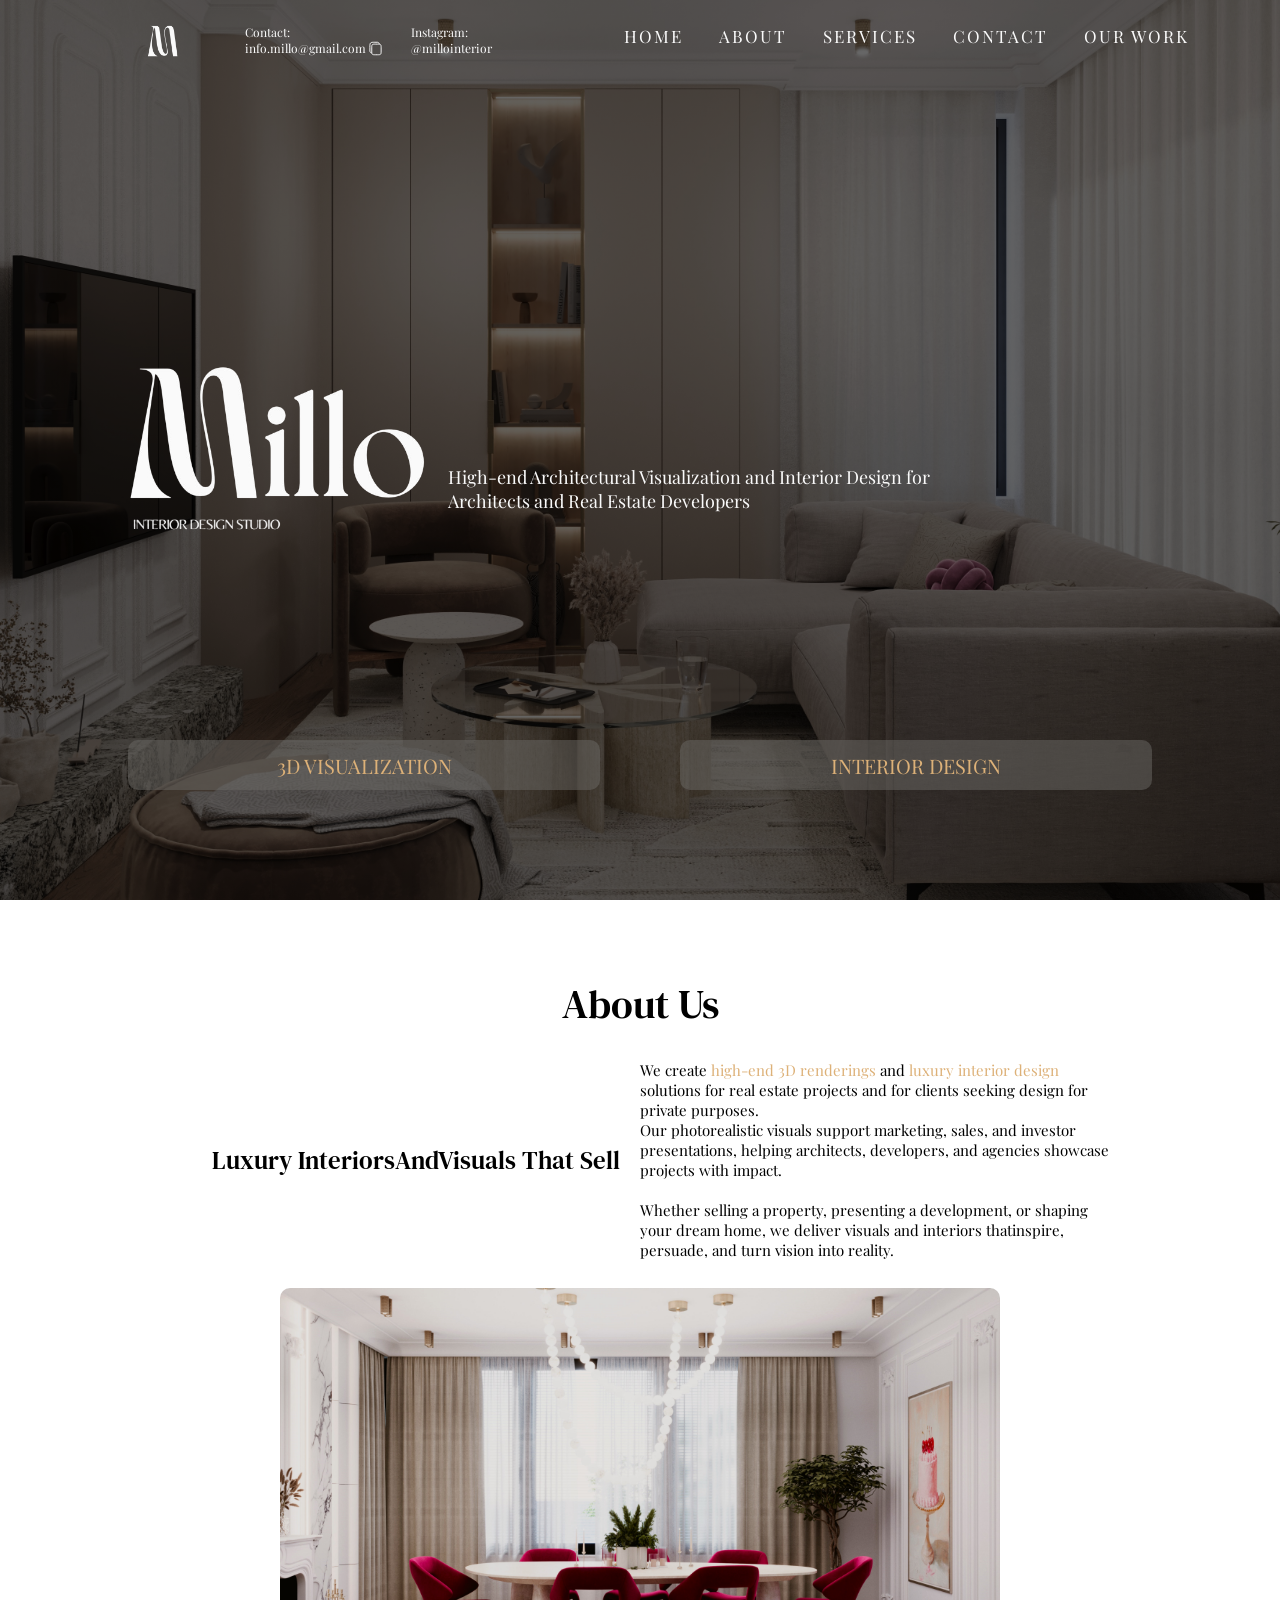
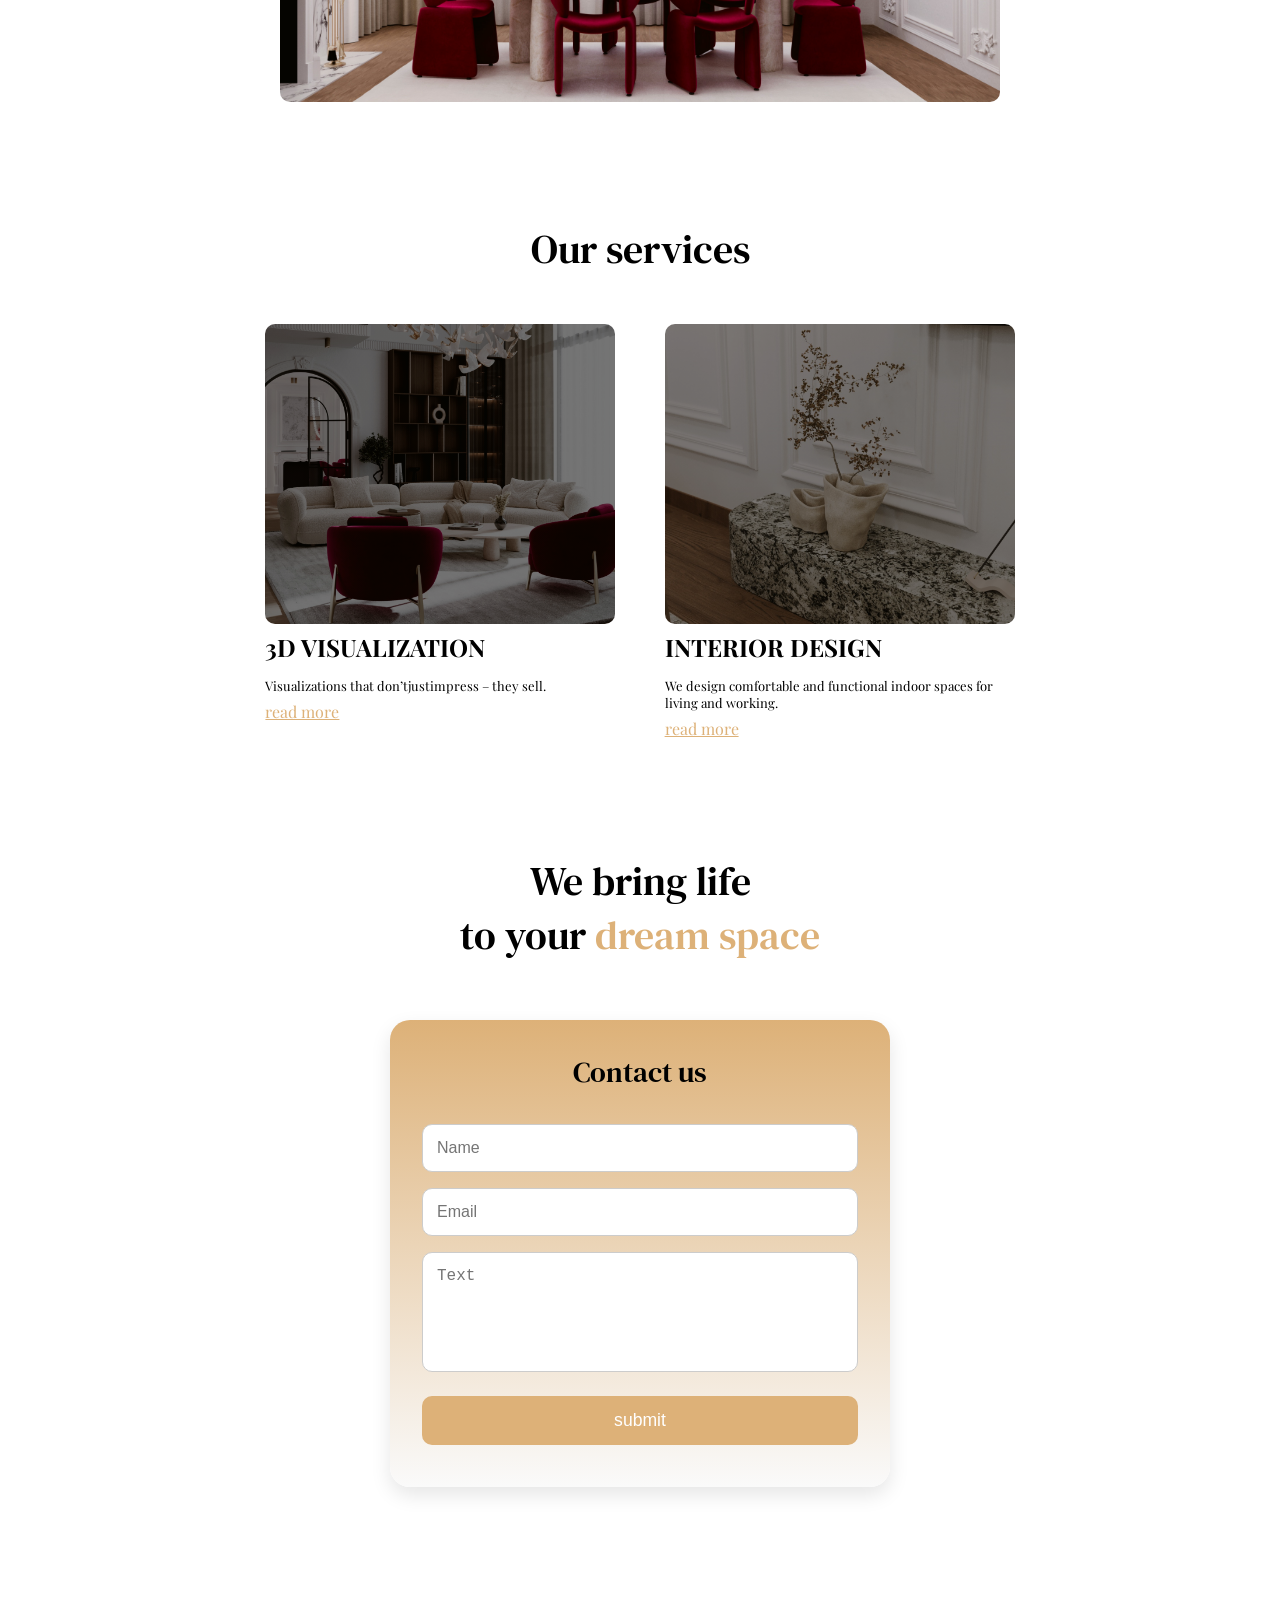
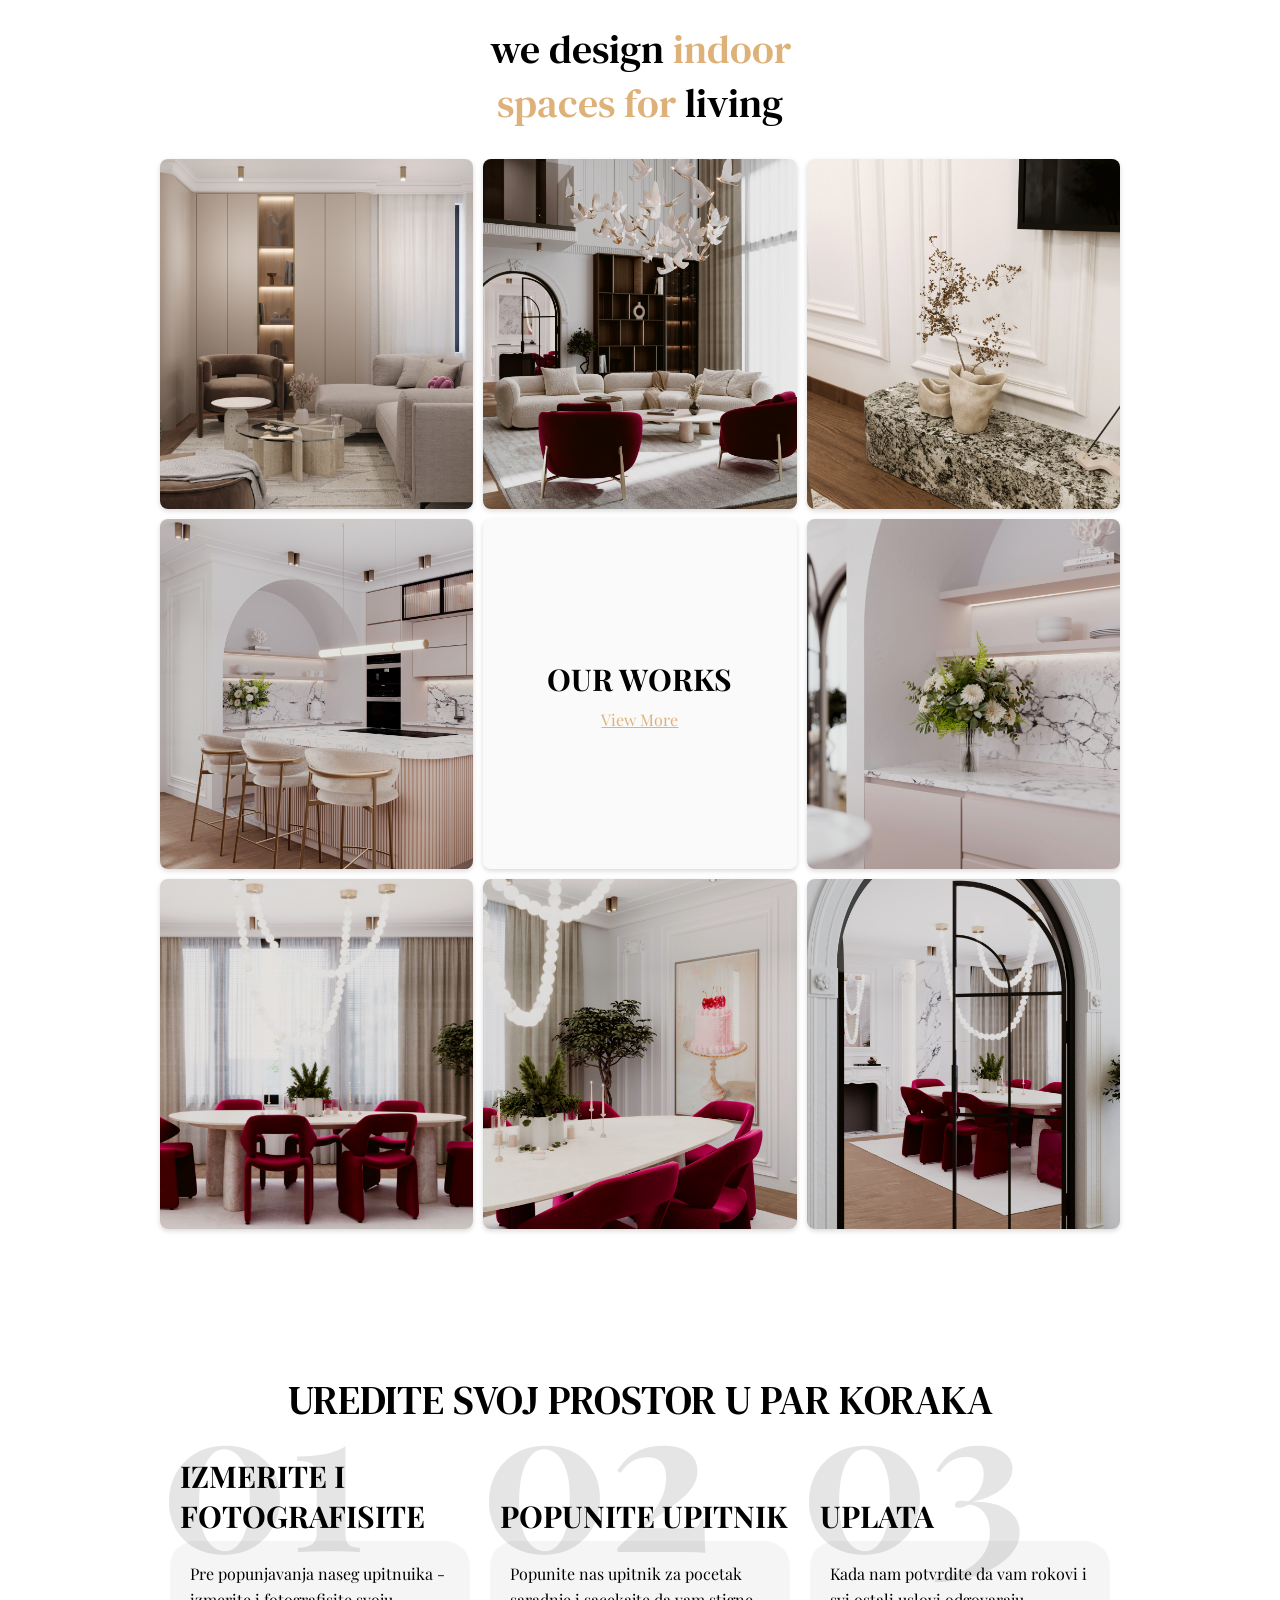
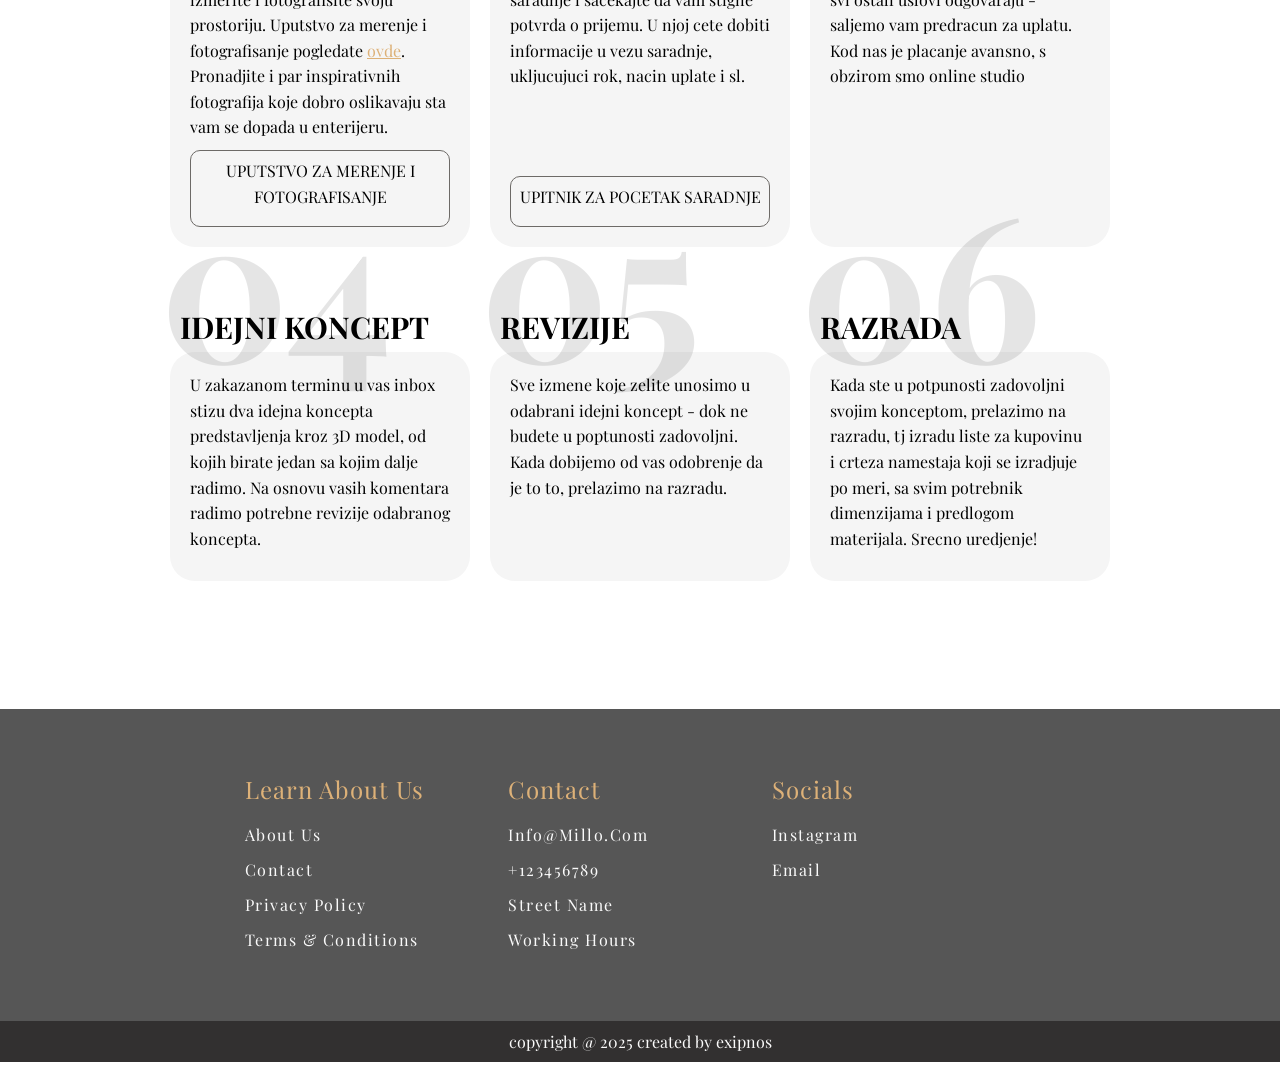
<file: index.html>
<!DOCTYPE html>
<html lang="en">
<head>
    <meta charset="UTF-8">
    <meta name="viewport" content="width=device-width, initial-scale=1.0">
    <title>Millo</title>
    <link rel="stylesheet" href="style.css">
</head>
<body>
    <section class="homepg" id="HOME">
        <div class="navbar">
            <div class="logo">
                <a href="#HOME" class="link-no-decoration"><img src="img/M.png" alt="Millo Logo"></a>
            </div>
            <div class="social-media">
                <div class="s-box">
                    <p>Contact: <br><a href="mailto:info.millo@gmail.com"><span class="lower-case">info.millo@gmail.com</span></a></p>
                </div>
                <img src="img/copy-beli.svg" id="copyEmail" alt="Copy Email" title="Copy Email">
                <div class="s-box">
                    <p>Instagram: <br><a href="#"><span class="lower-case">@millointerior</span></a><span class="hidden">---------</span></p>
                </div>
            </div>
            <nav class="navbar-items h-class">
                <ul class="nav v-class">
                    <li><a href="#HOME">HOME</a></li>
                    <li><a href="#ABOUT">ABOUT</a></li>
                    <li><a href="#SERVICES">SERVICES</a></li>
                    <li><a href="#CONTACT">CONTACT</a></li>
                    <li><a href="#OUR_WORK">OUR WORK</a></li>
                </ul>
            </nav>
            <div class="burger"><a href="#">&#9776</a></div>
        </div>
        <div class="content">
            <div class="c-box">
                <img src="img/Millo.png">
            </div>
            <div class="c-box">
                <p>High-end Architectural Visualization and Interior Design for<br> Architects and Real Estate Developers</p>
            </div>
        </div>
        <div class="content-buttons">
            <div class="button-box">
                <p class="capitalised">3d Visualization</p>
            </div>
            <div class="button-box">
                <p class="capitalised">Interior Design</p>
            </div>
        </div>
    </section>
    <!-- -----ABOUT US----- -->
    <section class="sec" id="ABOUT">
        <h1 class="heading">About Us</h1>
        <div class="sub_heading">
            <h1 class="heading">Luxury InteriorsAndVisuals That Sell</h1>
            <p>We create <span class="color-orange">high-end 3D renderings</span> and <span class="color-orange">luxury interior design</span> solutions for real estate projects
                and for clients seeking design for private purposes.
                <br>Our photorealistic visuals support marketing, sales, and investor presentations, helping
                    architects, developers, and agencies showcase projects with impact. 
                <br><br>
                Whether selling a property, presenting a development, or shaping your dream home, we deliver
                visuals and interiors thatinspire, persuade, and turn vision into reality.
            </p>
        </div>
        <div class="box">
            <img src="img/Trpezarija1.jpg">
        </div>
    </section>
    <!-- -----SERVICES----- -->
    <section class="sec" id="SERVICES">
        <h1 class="heading">Our services</h1>
        <div class="service_box">
            <div class="boxes">
                <div class="boxes-img d3"></div>
                <h1 class="capitalised">3D VISUALIZATION</h1>
                <p>Visualizations that don’tjustimpress – they sell.</p>
                <a href="">read more</a>
            </div>
            <div class="boxes">
                <div class="boxes-img idesign"></div>
                <h1 class="capitalised">interior design</h1>
                <p>We design comfortable and functional indoor spaces for
                living and working.</p>
                <a href="">read more</a>
            </div>
        </div>
    </section>
    <!-- -----CONTACT US----- -->
    <section class="sec" id="CONTACT">
        <h1 class="heading">We bring life <br>to your <span>dream space</span></h1>
        <div class="contact-sec">
            <div class="contact_box">
                <h2 class="heading">Contact us</h2>
                <form action="https://api.web3forms.com/submit" method="POST">
                    <input type="hidden" name="access_key" value="">
                    <input type="hidden" name="redirect" value="#">

                    <input type="text" name="name" placeholder="Name" required>
                    <input type="email" name="email" placeholder="Email" required>
                    <textarea name="text" id="" placeholder="Text" rows="5"></textarea>
                    <input type="checkbox" name="botcheck" class="hidden" style="display: none;">
                    
                    <button type="submit" class="btn btn2">submit</button>
                </form>
                <p id="formStatus" class="form-status"></p>
            </div>
        </div>
    </section>
    <!-- -----OUR WORKS----- -->
    <section class="sec" id="OUR_WORK">
        <h1 class="heading">we design <span>indoor <br>spaces for</span> living</h1>
        <div class="gallery-container">
            <div class="image"><img src="img/Dnevna1.jpg" alt=""></div>
            <div class="image"><img src="img/Dnevna2.jpg" alt=""></div>
            <div class="image"><img src="img/Dnevna3.jpg" alt=""></div>
            <div class="image"><img src="img/Kuhinja1.jpeg" alt=""></div>
            <div class="image"><img src="img/Kuhinja2.jpg" alt=""></div>
            <div class="image"><img src="img/Trpezarija1.jpg" alt=""></div>
            <div class="image"><img src="img/Trpezarija2.jpg" alt=""></div>
            <div class="image"><img src="img/Trpezarija4.jpg" alt=""></div>
            <div class="gall">
                <h1>OUR WORKS</h1>
                <p><a href="#">View More</a></p>
            </div>
        </div>
    </section>
    <!-- STEPS -->
    <section class="sec" id="STEPS">
        <h1 class="heading capitalised">uredite svoj prostor u par koraka</h1>
        <div class="steps-container">
            <div class="steps-item-h2">
                <div class="steps-number steps-first-row">
                    01
                </div>
                <h2 class="capitalised">izmerite i fotografisite</h2>
            </div>
            <div class="steps-item-h2">
                <div class="steps-number steps-first-row">
                    02
                </div>
                <h2 class="capitalised">popunite upitnik</h2>
            </div>
            <div class="steps-item-h2">
                <div class="steps-number steps-first-row">
                    03
                </div>
                <h2 class="capitalised">uplata</h2>
            </div>
            <div class="steps-item">
                <p>
                    Pre popunjavanja naseg upitnuika - izmerite i fotografisite
                    svoju prostoriju. Uputstvo za merenje i fotografisanje pogledate 
                    <a href="#">ovde</a>. Pronadjite i par inspirativnih fotografija 
                    koje dobro oslikavaju sta vam se dopada u enterijeru.
                </p>
                <div class="btn-steps steps-bottom-item">
                    <p class="capitalised">Uputstvo za merenje i fotografisanje</p>
                </div>
            </div>
            
            <div class="steps-item">
                <p>
                    Popunite nas upitnik za pocetak saradnje i sacekajte da vam stigne
                    potvrda o prijemu. U njoj cete dobiti informacije u vezu saradnje,
                    ukljucujuci rok, nacin uplate i sl.
                </p>
                <div class="btn-steps steps-bottom-item">
                    <p class="capitalised">upitnik za pocetak saradnje</p>
                </div>
            </div>
           
            <div class="steps-item">
                <p>
                    Kada nam potvrdite da vam rokovi i svi ostali uslovi odgovaraju -
                    saljemo vam predracun za uplatu. Kod nas je placanje avansno, s 
                    obzirom smo online studio
                </p>
            </div>
            <div class="steps-item-h2">
                <div class="steps-number steps-secomd-row">
                    04
                </div>
                <h2 class="capitalised">idejni koncept</h2>
            </div>
            <div class="steps-item-h2">
                <div class="steps-number steps-secomd-row">
                    05
                </div>
                <h2 class="capitalised">revizije</h2>
            </div>
            <div class="steps-item-h2">
                <div class="steps-number steps-secomd-row">
                    06
                </div>
                <h2 class="capitalised">razrada</h2>
            </div>
            <div class="steps-item">
                <p>
                    U zakazanom terminu u vas inbox stizu dva idejna koncepta
                    predstavljenja kroz 3D model, od kojih birate jedan sa kojim
                    dalje radimo. Na osnovu vasih komentara radimo potrebne 
                    revizije odabranog koncepta.
                </p>
            </div>
            
            <div class="steps-item">
                <p>
                    Sve izmene koje zelite unosimo u odabrani idejni koncept - 
                    dok ne budete u poptunosti zadovoljni. Kada dobijemo od vas
                    odobrenje da je to to, prelazimo na razradu.
                </p>
            </div>
            
            <div class="steps-item">
                <p>
                    Kada ste u potpunosti zadovoljni svojim konceptom, prelazimo
                    na razradu, tj izradu liste za kupovinu i crteza namestaja koji 
                    se izradjuje po meri, sa svim potrebnik dimenzijama i predlogom
                    materijala. Srecno uredjenje!
                </p>
            </div>
        </div>
    </section>

    <!-- -----FOOTER----- -->
    <section>
        <div class="footer first-letter">
            <div class="f-box">
                <h2>learn about us</h2>
                <li>about us</li>
                <li>contact</li>
                <li>privacy policy</li>
                <li>terms & conditions</li>
            </div>
            <div class="f-box">
                <h2>contact</h2>
                <li>info@millo.com</li>
                <li>+123456789</li>
                <li>Street Name</li>
                <li>Working Hours</li>
            </div>
            <div class="f-box">
                <h2>Socials</h2>
                <li>instagram</li>
                <li>email</li>
            </div>
        </div>
    </section>
    <footer>copyright @ 2025 created by exipnos</footer>
    <script src="index.js"></script>
</body>

</html>
</file>
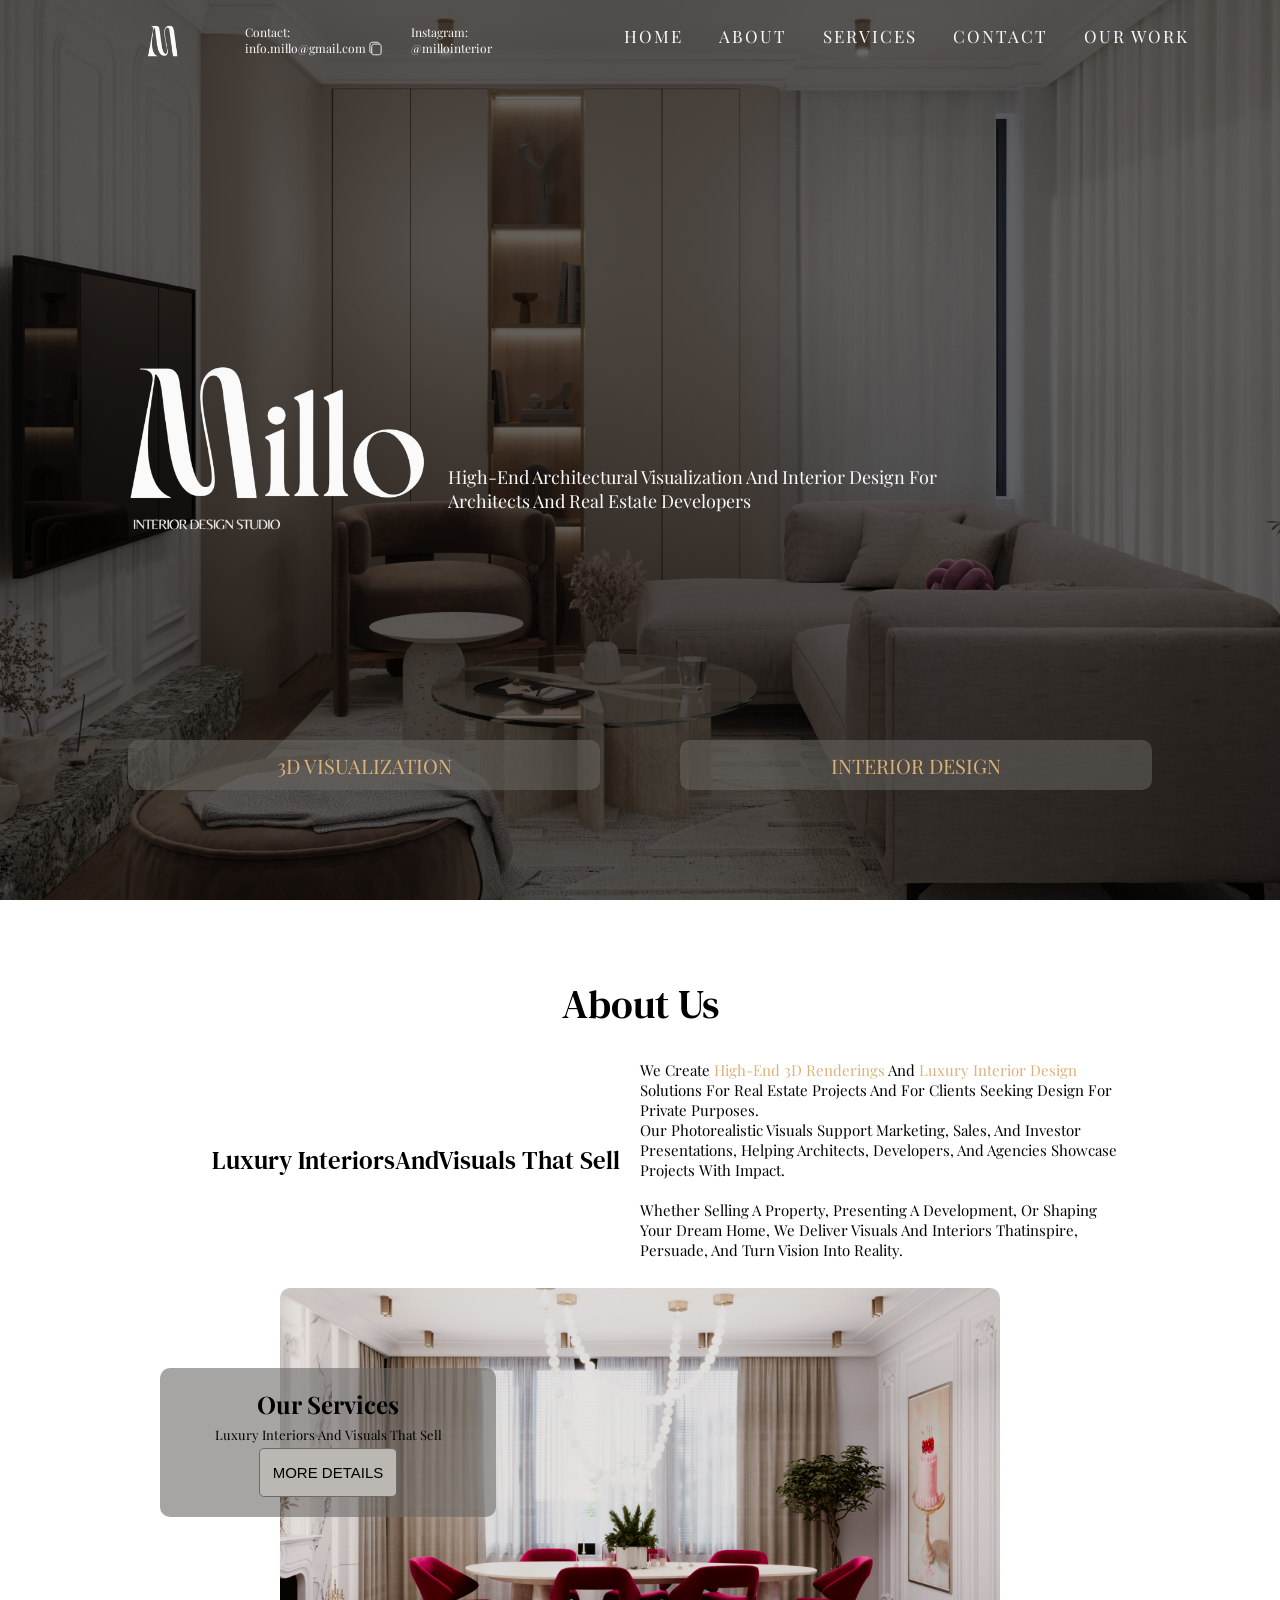
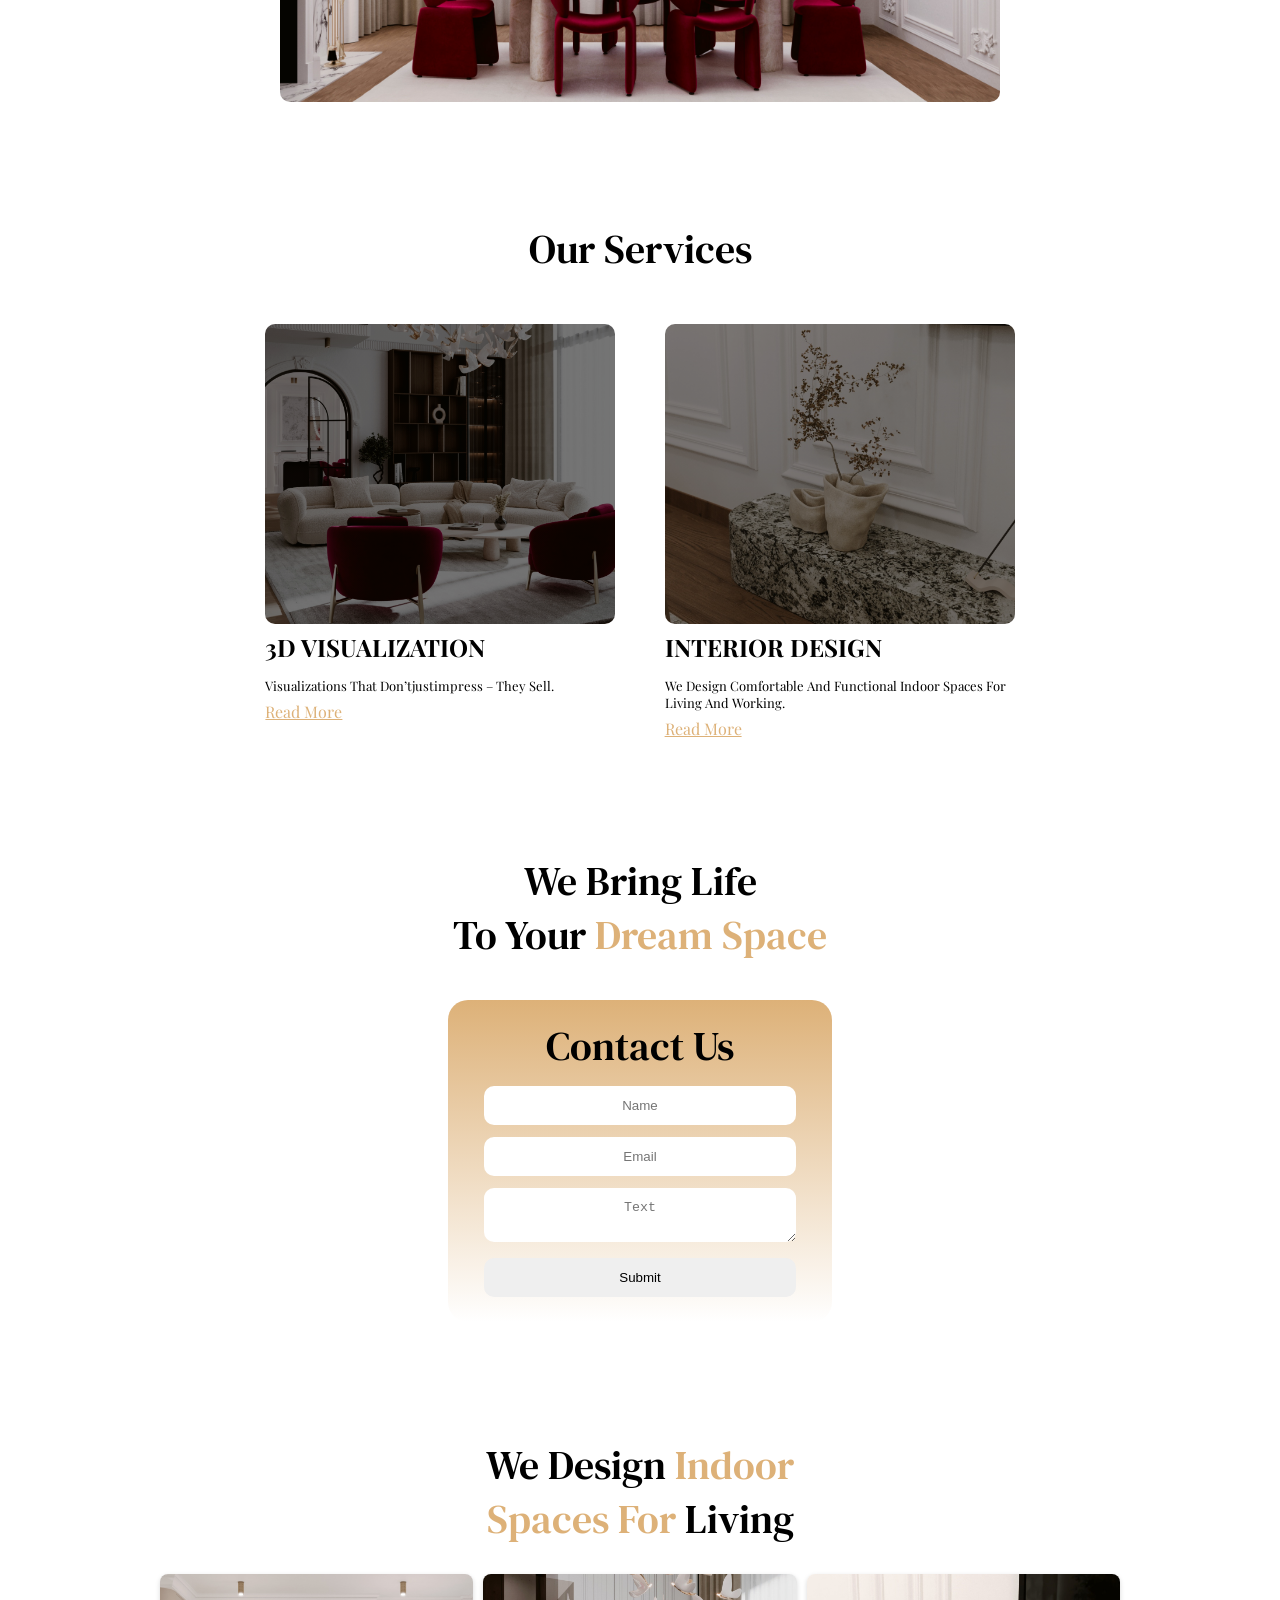
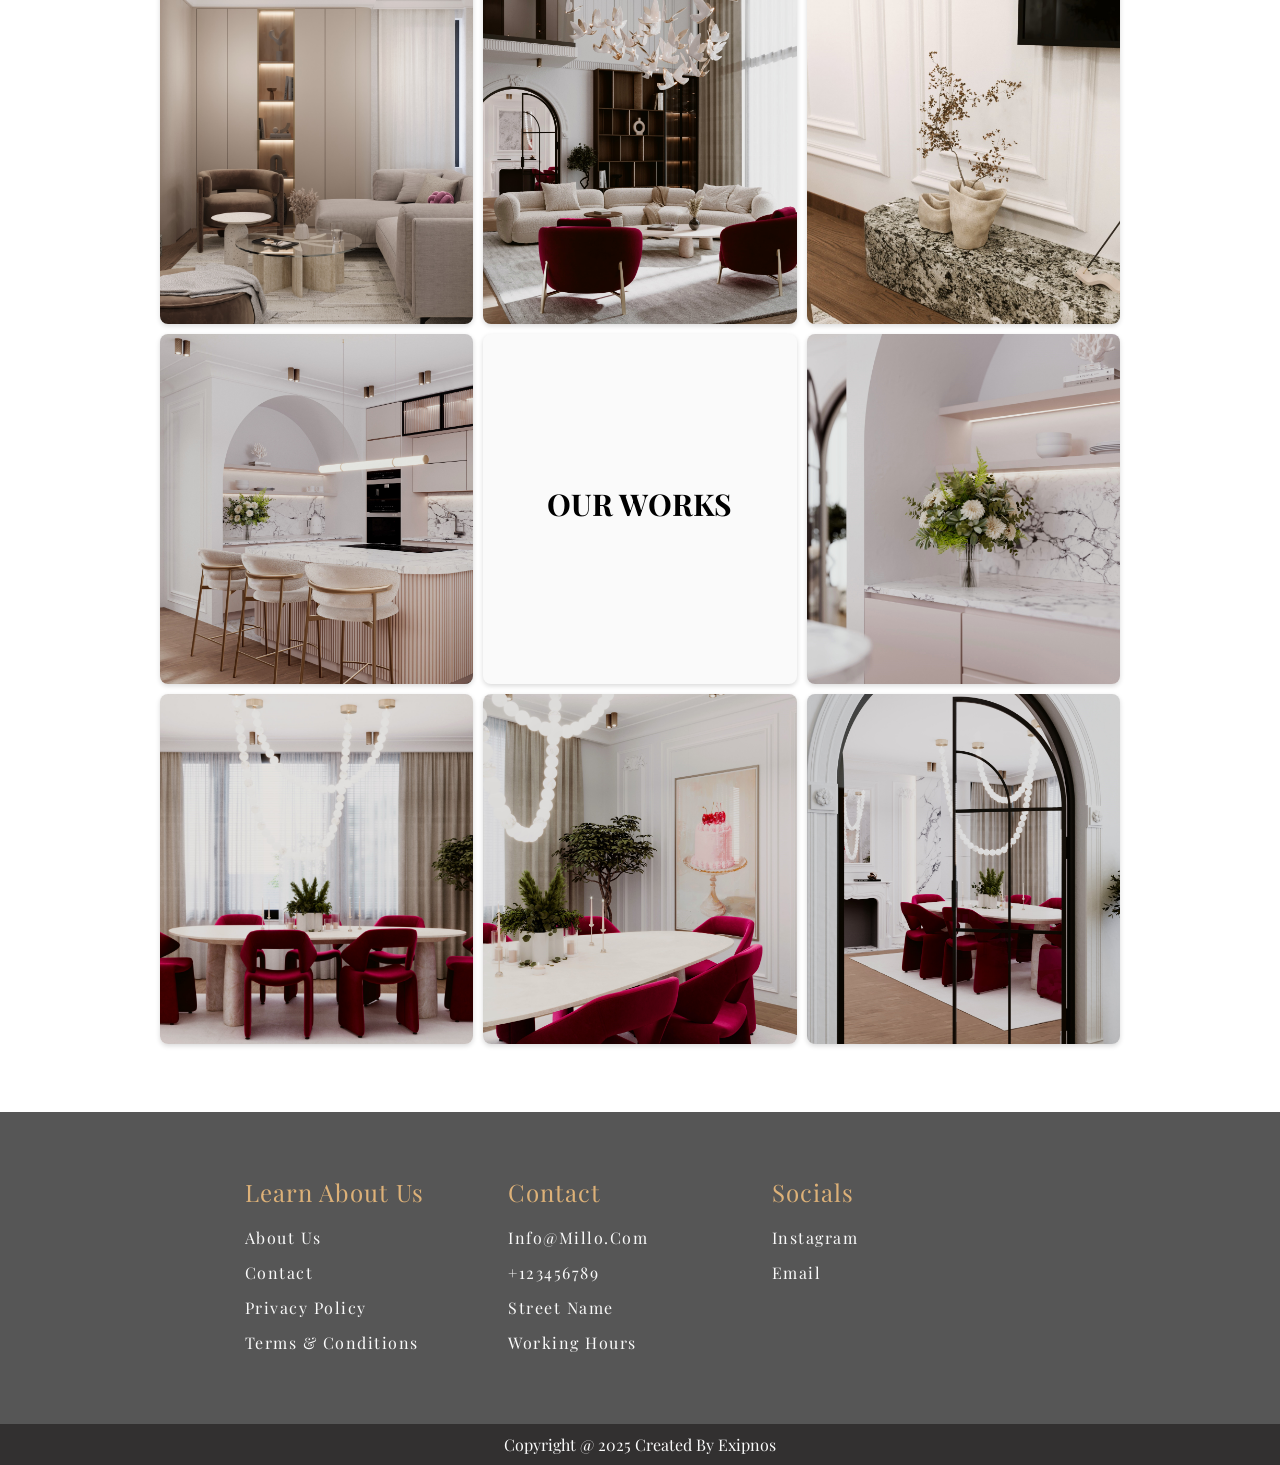
<file: Millo/index.html>
<!DOCTYPE html>
<html lang="en">
<head>
    <meta charset="UTF-8">
    <meta name="viewport" content="width=device-width, initial-scale=1.0">
    <title>Millo</title>
    <link rel="stylesheet" href="style.css">
</head>
<body>
    <section class="homepg" id="HOME">
        <div class="navbar">
            <div class="logo">
                <a href="#HOME" class="link-no-decoration"><img src="img/M.png" alt="Millo Logo"></a>
            </div>
            <div class="social-media">
                <div class="s-box">
                    <p>Contact: <br><a href="mailto:info.millo@gmail.com"><span class="lower-case">info.millo@gmail.com</span></a></p>
                </div>
                <img src="img/copy-beli.svg" id="copyEmail" alt="Copy Email" title="Copy Email">
                <div class="s-box">
                    <p>Instagram: <br><a href="#"><span class="lower-case">@millointerior</span></a><span class="hidden">---------</span></p>
                </div>
            </div>
            <nav class="navbar-items h-class">
                <ul class="nav v-class">
                    <li><a href="#HOME">HOME</a></li>
                    <li><a href="#ABOUT">ABOUT</a></li>
                    <li><a href="#SERVICES">SERVICES</a></li>
                    <li><a href="#CONTACT">CONTACT</a></li>
                    <li><a href="#OUR_WORK">OUR WORK</a></li>
                </ul>
            </nav>
            <div class="burger"><a href="#">&#9776</a></div>
        </div>
        <div class="content">
            <div class="c-box">
                <img src="img/Millo.png">
            </div>
            <div class="c-box">
                <p>High-end Architectural Visualization and Interior Design for<br> Architects and Real Estate Developers</p>
            </div>
        </div>
        <div class="content-buttons">
            <div class="button-box">
                <p class="capitalised">3d Visualization</p>
            </div>
            <div class="button-box">
                <p class="capitalised">Interior Design</p>
            </div>
        </div>
    </section>
    <!-- -----ABOUT US----- -->
    <section class="sec" id="ABOUT">
        <h1 class="heading">About Us</h1>
        <div class="sub_heading">
            <h1 class="heading">Luxury InteriorsAndVisuals That Sell</h1>
            <p>We create <span class="color-orange">high-end 3D renderings</span> and <span class="color-orange">luxury interior design</span> solutions for real estate projects
                and for clients seeking design for private purposes.
                <br>Our photorealistic visuals support marketing, sales, and investor presentations, helping
                    architects, developers, and agencies showcase projects with impact. 
                <br><br>
                Whether selling a property, presenting a development, or shaping your dream home, we deliver
                visuals and interiors thatinspire, persuade, and turn vision into reality.
            </p>
        </div>
        <div class="box">
            <div class="A_box">
                <h1>Our services</h1>
                <p>Luxury interiors and visuals that sell</p>
                <button class="btn btn1">MORE DETAILS</button>
            </div>
            <img src="img/Trpezarija1.jpg">
        </div>
    </section>
    <!-- -----SERVICES----- -->
    <section class="sec" id="SERVICES">
        <h1 class="heading">Our services</h1>
        <div class="service_box">
            <div class="boxes">
                <div class="boxes-img d3"></div>
                <h1 class="capitalised">3D VISUALIZATION</h1>
                <p>Visualizations that don’tjustimpress – they sell.</p>
                <a href="">read more</a>
            </div>
            <div class="boxes">
                <div class="boxes-img idesign"></div>
                <h1 class="capitalised">interior design</h1>
                <p>We design comfortable and functional indoor spaces for
                living and working.</p>
                <a href="">read more</a>
            </div>
        </div>
    </section>
    <!-- -----CONTACT US----- -->
    <section class="sec" id="CONTACT">
        <h1 class="heading">we bring life <br>to your <span>dream space</span></h1>
        <div class="contact-sec">
            <div class="contact_box">
                <h2 class="heading">contact us</h2>
                <input type="text" name="text" placeholder="name">
                <input type="email" name="email" placeholder="email">
                <textarea name="text" id="" placeholder="text"></textarea>
                <button class="btn btn2">submit</button>
            </div>
        </div>
    </section>
    <!-- -----BLOG----- -->
    <section class="sec" id="OUR_WORK">
        <h1 class="heading">we design <span>indoor <br>spaces for</span> living</h1>
        <div class="gallery-container">
            <div class="image"><img src="img/Dnevna1.jpg" alt=""></div>
            <div class="image"><img src="img/Dnevna2.jpg" alt=""></div>
            <div class="image"><img src="img/Dnevna3.jpg" alt=""></div>
            <div class="image"><img src="img/Kuhinja1.jpeg" alt=""></div>
            <div class="image"><img src="img/Kuhinja2.jpg" alt=""></div>
            <div class="image"><img src="img/Trpezarija1.jpg" alt=""></div>
            <div class="image"><img src="img/Trpezarija2.jpg" alt=""></div>
            <div class="image"><img src="img/Trpezarija4.jpg" alt=""></div>
            <div class="gall">
                <h1>OUR WORKS</h1>
            </div>
        </div>
    </section>
    <!-- -----FOOTER----- -->
    <section>
        <div class="footer">
            <div class="f-box">
                <h2>learn about us</h2>
                <li>about us</li>
                <li>contact</li>
                <li>privacy policy</li>
                <li>terms & conditions</li>
            </div>
            <div class="f-box">
                <h2>contact</h2>
                <li>info@millo.com</li>
                <li>+123456789</li>
                <li>Street Name</li>
                <li>Working Hours</li>
            </div>
            <div class="f-box">
                <h2>Socials</h2>
                <li>instagram</li>
                <li>email</li>
            </div>
        </div>
    </section>
    <footer>copyright @ 2025 created by exipnos</footer>
    <script src="index.js"></script>
</body>
</html>
</file>
<file: style.css>
@import url('https://fonts.googleapis.com/css2?family=DM+Serif+Text:ital@0;1&family=Mulish:ital,wght@0,200..1000;1,200..1000&family=Playfair+Display:ital,wght@0,400..900;1,400..900&display=swap');

*{
    box-sizing: border-box;
    margin: 0;
    padding: 0;
    transition: all 0.5s linear;
}

body{
    font-family: "Playfair Display", serif;
}

::selection {
  background-color: #ddb178; 
  color: #fafafa;           
}


.lower-case{
    text-transform: lowercase;
}

.color-orange{
    color: #ddb178;
}

.capitalised{
    text-transform: uppercase;
}

.first-letter{
    text-transform: capitalize;
}

.hidden{
    visibility: hidden;
}

.link-no-decoration{
    text-decoration: none;
}

.link-no-decoration:hover{
    text-decoration: none;
    color: #ddb178;
}

.homepg{
    height: 100vh;
    width: 100%;
    background: linear-gradient(rgba(0,0,0,0.6), rgba(0,0,0,0.6)), url(img/Dnevna1.jpg);
    background-position: center;
    background-repeat: no-repeat;
    background-size: cover;
    position: relative;
}

.logo{
    margin-top: 10px;
    margin-left: 10%;
}

.logo img{
    width: 70px;
    height: 70px;
}

.navbar{
    display: flex;
    text-align: center;
    position: fixed;
    width: 100%;
    background-color: transparent;
    transition: background-color 0.5s;
    transition: top 0.5s ease;
    z-index: 3;
    top: 0;
}

.navbar.scrolled{
    top: 0;
    background-color: rgba(0, 0, 0, 0.85);
}

.social-media{
    margin-left: 20px;
    margin-top: 24px;
    display: flex;
    font-size: 12px;
    transition: all 0.3s ease;
}

.social-media.mobile-visible {
    display: block;
    margin-top: 20px; /* optional spacing */
}

.s-box{
    color: #fafafa;
    text-align: left;
    margin-left: 10%;
    flex-basis: 15%;
}

.social-media img{
    width: 15px;
    height: 15px;
    margin-top: 17px;
    margin-left: 2px;
}

.s-box a{
    color: #fafafa;
    text-decoration: none;
}

.s-box a:hover{
    color: #ddb178;
}

#copyEmail {
    cursor: pointer;
    transition: transform 0.2s;
}
#copyEmail:hover {
    transform: scale(1.2);
    opacity: 0.5;
}

.navbar-items{
    flex: 1;
    text-align: right;
    margin-top: 25px;
}

.navbar-items ul{
    padding-right: 20px;
    margin-right: 7%;
}

.navbar-items ul li{
    list-style: none;
    display: inline-block;
}

.navbar-items ul li a{
    color: #fafafa;
    padding: 0 16px;
    text-decoration: none;
    font-size: 17px;
    font-weight: 400;
    letter-spacing: 2px;
}

.navbar-items ul li a:hover{
    color: #ddb178;
}

.burger{
    display: none;
}

/* ------CONTENT------ */
.content{
    width: 80%;
    top: 50%;
    left: 50%;
    transform: translate(-50%, -50%);
    position: absolute;
    color: #fafafa;
    display: flex;
    justify-content: flex-start;
    align-items: flex-end;
}

.content .c-box:nth-child(1) {
    width: 300px; /* Match image width */
    flex: none;   /* Prevent flex from overriding width */
}

.c-box{
    flex: 1;
    display: flex;
    flex-direction: column;
    justify-content: center;
}

.c-box p{
    font-size: 18px;
    margin-left: 20px;
    margin-bottom: 12%;
}

.c-box img{
    height: 300px;
    width: 300px;
}

.heading{
    font-size: 40px;
    font-family: "DM Serif Text", serif;   
    font-weight: 400;
}

.heading span{
    color: #ddb178;
}

.para{
    font-size: 12px;
    padding: 16px 0;
    font-weight: 100;
}

.btn:hover{
    color: #fafafa;
    font-weight: 500;
    background-color: #6d6a67;
    transition: 1s;
}

.navbar.scrolled{
    background-color: #181818;
    box-shadow: 0 2px 5px rgba(0,0,0,0.2);
}

.content-buttons{
    width: 80%;
    top: 85%;
    left: 50%;
    transform: translate(-50%, -50%);
    position: absolute;
    color: #fafafa;
    display: flex;
    justify-content: center;
    gap: 80px;
}

.button-box{
    display: flex;
    justify-content: center;
    align-items: center;
    appearance: none;
    box-shadow: none;
    background-color: rgba(109, 106, 103, 0.5);
    color: #ddb178;
    border-radius: 10px;
    width: 580px;
    height: 50px;
    font-size: 20px;
    cursor: pointer;
}

.button-box:hover{
    background-color: #6d6a67;
    color: #fafafa;
    font-weight: 500;
    transform: scale(1.08);
}


/* -----ABOUT US------ */
.sec{
    width: 85%;
    text-align: center;
    margin: auto;
    padding: 6% 5% 3% 5%;
}

.sub_heading{
    display: flex;
    align-items: center;
    text-align: left;
    justify-content: space-around;
    padding: 3% 0;
}

.sub_heading h1, .sub_heading p{
    width: 50%;
}

.sub_heading h1{
    font-size: 25px;
    font-weight: 100;
    text-align: right;
    padding-right: 20px;
}

.sub_heading p{
    font-size: 15px;
}

.box{
    position: relative;
}

.box img{
    width: 75%;
    height: 75%;
    border-radius: 10px;
}

.A_box{
    background-color: rgba(109, 106, 103, 0.6);
    padding: 2%;
    width: 35%;
    position: absolute;
    top: 5em;
    border-radius: 10px;
}

.A_box p{
    color: #000;
    font-size: 13px;
    padding: 2% 0;
}

.btn1{
    font-size: 15px;
    border: 1px solid #6d6a67;
    font-weight: 500;
    border-radius: 5px;
    text-decoration: none;
    color: #000;
    padding: 15px 13px;
    background-color: #bbb7b3;
    cursor: pointer;
}

.btn1:hover{
    background-color:#6d6a67;
    color: #fafafa;
    font-weight: 500;
}

/* -----SERVICES------ */
.service_box{
    display: flex;
    padding-top: 5%;
    justify-content: center;
    align-items: start;
    flex-wrap: wrap;
    gap: 30px;

}

.boxes{
    text-align: left;
    margin: 0 1%;
}

.boxes-img{
    width: 350px;
    height: 300px;
    background-position: 50% 75%;
    background-repeat: no-repeat;
    position: relative;
    border-radius: 10px;
    overflow: hidden;
}

.d3{
    background: linear-gradient(rgba(0,0,0,0.5), rgba(0,0,0,0.5)), 
              url('img/Dnevna2.jpg');
    background-position: 50% 75%;
    background-size: cover;
}

.idesign{
    background: linear-gradient(rgba(0,0,0,0.5), rgba(0,0,0,0.5)), 
              url('img/Dnevna3.jpg');
    background-position: 50% 75%;
    background-size: cover;
}

.boxes h1{
    padding: 2% 0;
}

.boxes p{
    width: 350px;
    font-size: 13px;
    text-align: left;
    padding: 2% 0;
}

.boxes a{
    color: #ddb178
}

.boxes a:hover{
    color: #999;
    letter-spacing: 2px;
}

/* ------CONTACT US------ */
.contact-sec {
    display: flex;
    justify-content: center;
    align-items: center;
    margin-top: 4%;
    padding: 20px;
}

.contact_box {
    background: linear-gradient(to bottom, #ddb178, #fafafa);
    border-radius: 20px;
    width: 100%;
    max-width: 500px;
    padding: 2rem;
    box-shadow: 0 8px 20px rgba(0, 0, 0, 0.1);
}

.contact_box h2 {
    text-align: center;
    margin-bottom: 1.5rem;
    font-size: 1.8rem;
}

.contact_box input,
.contact_box textarea {
    width: 100%;
    outline: none;
    padding: 14px;
    margin: 8px 0;
    border: 1px solid #ccc;
    border-radius: 10px;
    font-size: 1rem;
    transition: border 0.3s;
}

.contact_box textarea {
        
    resize: none; /* disables resize completely */
}

.contact_box input:focus,
.contact_box textarea:focus {
    border-color: #6d6a67;
}

.contact_box button {
    width: 100%;
    padding: 14px;
    margin-top: 12px;
    border: none;
    border-radius: 10px;
    background-color: #ddb178;
    color: #fff;
    font-size: 1.1rem;
    cursor: pointer;
    transition: all 0.3s ease;
}

.contact_box button:hover {
    background-color: #6d6a67;
    letter-spacing: 1px;
}

.form-status {
    text-align: center;
    margin-top: 10px;
    font-size: 0.9rem;
    color: #6d6a67;
}

/* -----OUR WORKS------ */
.gallery-container{
    display: grid;
    grid-template-columns: repeat(3,1fr);
    grid-template-rows: repeat(3,350px);
    gap: 10px;
    width: 100%;
    margin: 3% auto;
}

.image{
    display: flex;
    justify-content: center;
    align-items: center;
}

.image img{
    width: 100%;
    height: 100%;
    object-fit: cover;
    border-radius: 8px;
    box-shadow: 0 2px 5px rgba(0,0,0,0.15);
}

.gall{
    height: 100%;
    grid-column: 2;
    grid-row: 2;
    display: flex;
    flex-direction: column;
    justify-content: center;
    align-items: center;
    text-align: center;
    padding: 20px;
    background: #fafafa;
    border-radius: 8px;
    box-shadow: 0 2px 5px rgba(0,0,0,0.15);
}

.gall h1{
    font-size: 30px;
    margin-bottom: 10px;
}

.gall p{
    color: #555;
}

.gall a{
    color: #ddb178
}

.gall a:hover{
    color: #999;
    letter-spacing: 2px;
}

/* -------STEPS------ */
.steps-container {
    display: grid;
    grid-template-columns: repeat(3, 1fr);
    width: 100%;
    margin: 3% auto;
    text-align: left;
}

.steps-item-h2{
    font-size: 20px;
    font-weight: 500;
    padding-left: 20px;
    margin-bottom: 5px;
    position: relative;
    display: flex;
    flex-direction: column;
    justify-content: flex-end; 
}

.steps-item{
    line-height: 1.6;
    background-color: #f5f5f5;
    border-radius: 25px;
    padding: 20px;
    margin-left: 10px;
    margin-right: 10px;
    margin-bottom: 60px;
    display: flex;
    flex-direction: column;
}

.steps-item p{
    position: relative;
    margin-bottom: 10px;
}

.steps-item a{
    color: #ddb178;
    position: relative;
}

.steps-item a:hover{
    color: #999;
    letter-spacing: 2px;
}

.steps-first-row{
    top: -120px;  
}

.steps-secomd-row{
    top: -160px;  
}

.steps-number{
    position: absolute;          /* adjust position */
    left: 0;
    font-size: 200px;     /* large faded number */
    font-weight: bold;
    color: rgba(0, 0, 0, 0.1);
    z-index: 0;  
}

.steps-item-h2 h2 {
    position: relative;
    z-index: 1; /* keep title above the faded number */
}

.btn-steps{
    text-align: center;
    margin-top: 10px;
    border-radius: 10px;
    border: 1px solid #6d6a67;
    padding: 7px 0;
    z-index: 2;
}

.btn-steps:hover{
    background-color: #6d6a67;
    color: #fafafa;
    font-weight: 500;
    cursor: pointer;
}



.steps-bottom-item{
    margin-top: auto;
    width: 100%;
}

/* -----FOOTER------- */
.footer{
    padding: 5% 1%;
    display: flex;
    justify-content: center;
    background-color: #565656;
    color: #fafafa;
}

.f-box{
    flex-basis: 21%;
}

.f-box li{
    letter-spacing: 1.5px;
    list-style: none;
    padding: 7px 0;
    color: #fafafa;
}

.f-box h2{
    font-weight: 100;
    color: #ddb178;
    padding-bottom: 12px;
    letter-spacing: 1px;
}

footer{
    text-align: center;
    background-color: #323030;
    color: #fafafa;
    padding: 10px 0;
}



/* ------RESPONSIVENESS------ */
@media only screen and (max-width: 980px){
    .navbar-items{
        position: absolute;
        background-color: #ddb178;
        height: 100vh;
        width: 200px;
        right: 0;
        top: 0;
        text-align: left;
        z-index: 2;
        margin-top: 0;
        transition:  all 1s ease-out;
    }
    .navbar-items ul li{
        display: block;
        padding: 16px 0;
        margin-left: 15px;
    }
    .navbar-items ul{
        padding-top: 48%;
        padding-right: 5px;
    }
    .navbar-items ul li a{
        color: #6d6a67;
        padding: 0 18px;
        font-size: 22px;
    }
    .navbar-items ul li a:hover{
        color: #6d6a67;
        border: 2px solid #6d6a67;
    }
    .burger{
        display: block;
        z-index: 3;
        position: absolute;
        color: #fafafa;
        right: 7%;
        top: 5px;
        font-size: 35px;
    }
    .burger a{
        color: #fafafa;
        text-decoration: none;
    }
    .burger a:hover{
        color: #6d6a67;
    }
    .h-class{
        height: 120vh;
        opacity: 0;
    }
    .v-class{
        opacity: 0;
    }
    .social-media {
        display: none; /* hidden by default on mobile */
    }
    .content img{
        width: 200px;
        height: 200px;
    }
    .box img{
        width: 90%;
    }
    .contact-sec{
        flex-direction: column;
    }
    .contact_box{
        width: 80%;
        margin-bottom: 3%;
    }
    .footer{
        justify-content: flex-end;
    }
    .f-box{
        flex-basis: 23%;
    }
    .service_box{
        flex-direction: column;
        align-items: center;
    }
}

@media only screen and (max-width: 887px){
    .content{
        align-items: center;
    }
    .c-box img{
        margin-left: 50px;
    }
    .c-box p{
        text-align: center;
    }
    .service_box{
        flex-direction: column;
    }
    .boxes-img{
        height: 300px;
        background-position: 50% 75%;
    }
    .boxes{
        padding-bottom: 5%;
    }
    .A_box{
        width: 62%;
        top: 2em;
    }
    .footer{
        align-items: center;
        text-align: center;
        flex-direction: column;
        gap: 20px;
    }
    .content{
        flex-direction: column;
        margin-left: 0;
    }
    .contact_box {
    width: 90%;
    padding: 1.5rem;
  }
}

@media only screen and (max-width: 642px){
    .content-buttons{
        flex-direction: column;
        align-items: center;
        gap: 20px;
    }
    .button-box{
        width: 70%;
    }
    .sub_heading{
        flex-direction: column;   
    }
    .sub_heading h1, .sub_heading p{
        text-align: center;
        width: 90%;
    }
    .gallery-container{
        display: grid;
        grid-template-columns: repeat(2, 1fr);
        grid-template-rows: repeat(6, 300px);
        align-items: stretch;
        justify-items: stretch;
    }
}

@media only screen and (max-width: 491px){
    .homepg{
        background-position: 40% 0%;
    }
    .content{
        left: 50%;
    }
    .heading{
        font-size: 35px;
    }
    .sub_heading h1{
        text-align: center;
        margin-bottom: 10px;
    }
    .sub_heading p{
        font-size: 13px;
    }
    .A_box p{
        font-size: 12px;
    }
    .A_box button{
        margin-top: 0;
        padding: 10px 13px;
    }
    #SERVICES{
        margin-top: 20%;
    }
    .contact_box{
        width: 100%;
    }
    .box{
        margin-bottom: 5em;
    }
    .boxes-img{
        width: 300px;
        height: 250px;
        background-position: 50% 75%;
        background-repeat: no-repeat;
        position: relative;
        border-radius: 10px;
        overflow: hidden;
    }
    .boxes{
        width: 300px;
    }
    .boxes p{
        width: 300px;
    }
}
</file>
<file: Millo/style.css>
@import url('https://fonts.googleapis.com/css2?family=DM+Serif+Text:ital@0;1&family=Mulish:ital,wght@0,200..1000;1,200..1000&family=Playfair+Display:ital,wght@0,400..900;1,400..900&display=swap');

*{
    box-sizing: border-box;
    margin: 0;
    padding: 0;
    text-transform: capitalize;
    transition: all 0.5s linear;
}

body{
    font-family: "Playfair Display", serif;
}

.lower-case{
    text-transform: lowercase;
}

.color-orange{
    color: #ddb178;
}

.capitalised{
    text-transform: uppercase;
}

.hidden{
    visibility: hidden;
}

.link-no-decoration{
    text-decoration: none;
}

.homepg{
    height: 100vh;
    width: 100%;
    background: linear-gradient(rgba(0,0,0,0.6), rgba(0,0,0,0.6)), url(img/Dnevna1.jpg);
    background-position: center;
    background-repeat: no-repeat;
    background-size: cover;
    position: relative;
}

.logo{
    margin-top: 10px;
    margin-left: 10%;
}

.logo img{
    width: 70px;
    height: 70px;
}

.navbar{
    display: flex;
    text-align: center;
    position: fixed;
    width: 100%;
    background-color: transparent;
    transition: background-color 0.5s;
    transition: top 0.5s ease;
    z-index: 3;
    top: 0;
}

.navbar.scrolled{
    top: 0;
    background-color: rgba(0, 0, 0, 0.85);
}

.social-media{
    margin-left: 20px;
    margin-top: 24px;
    display: flex;
    font-size: 12px;
    transition: all 0.3s ease;
}

.social-media.mobile-visible {
    display: block;
    margin-top: 20px; /* optional spacing */
}

.s-box{
    color: #fafafa;
    text-align: left;
    margin-left: 10%;
    flex-basis: 15%;
}

.social-media img{
    width: 15px;
    height: 15px;
    margin-top: 17px;
    margin-left: 2px;
}

.s-box a{
    color: #fafafa;
    text-decoration: none;
}

.s-box a:hover{
    color: #ddb178;
}

#copyEmail {
    cursor: pointer;
    transition: transform 0.2s;
}
#copyEmail:hover {
    transform: scale(1.2);
    opacity: 0.5;
}

.navbar-items{
    flex: 1;
    text-align: right;
    margin-top: 25px;
}

.navbar-items ul{
    padding-right: 20px;
    margin-right: 7%;
}

.navbar-items ul li{
    list-style: none;
    display: inline-block;
}

.navbar-items ul li a{
    color: #fafafa;
    padding: 0 16px;
    text-decoration: none;
    font-size: 17px;
    font-weight: 400;
    letter-spacing: 2px;
}

.navbar-items ul li a:hover{
    color: #ddb178;
}

.burger{
    display: none;
}

/* ------CONTENT------ */
.content{
    width: 80%;
    top: 50%;
    left: 50%;
    transform: translate(-50%, -50%);
    position: absolute;
    color: #fafafa;
    display: flex;
    justify-content: flex-start;
    align-items: flex-end;
}

.content .c-box:nth-child(1) {
    width: 300px; /* Match image width */
    flex: none;   /* Prevent flex from overriding width */
}

.c-box{
    flex: 1;
    display: flex;
    flex-direction: column;
    justify-content: center;
}

.c-box p{
    font-size: 18px;
    margin-left: 20px;
    margin-bottom: 12%;
}

.c-box img{
    height: 300px;
    width: 300px;
}

.heading{
    font-size: 40px;
    font-family: "DM Serif Text", serif;   
    font-weight: 400;
}

.heading span{
    color: #ddb178;
}

.para{
    font-size: 12px;
    padding: 16px 0;
    font-weight: 100;
}

.btn:hover{
    color: #fafafa;
    font-weight: 500;
    background-color: #6d6a67;
    transition: 1s;
}

.navbar.scrolled{
    background-color: #181818;
    box-shadow: 0 2px 5px rgba(0,0,0,0.2);
}

.content-buttons{
    width: 80%;
    top: 85%;
    left: 50%;
    transform: translate(-50%, -50%);
    position: absolute;
    color: #fafafa;
    display: flex;
    justify-content: center;
    gap: 80px;
}

.button-box{
    display: flex;
    justify-content: center;
    align-items: center;
    appearance: none;
    box-shadow: none;
    background-color: rgba(109, 106, 103, 0.5);
    color: #ddb178;
    border-radius: 10px;
    width: 580px;
    height: 50px;
    font-size: 20px;
    cursor: pointer;
}

.button-box:hover{
    background-color: #6d6a67;
    color: #fafafa;
    font-weight: 500;
    transform: scale(1.08);
}


/* -----ABOUT US------ */
.sec{
    width: 85%;
    text-align: center;
    margin: auto;
    padding: 6% 5% 3% 5%;
}

.sub_heading{
    display: flex;
    align-items: center;
    text-align: left;
    justify-content: space-around;
    padding: 3% 0;
}

.sub_heading h1, .sub_heading p{
    width: 50%;
}

.sub_heading h1{
    font-size: 25px;
    font-weight: 100;
    text-align: right;
    padding-right: 20px;
}

.sub_heading p{
    font-size: 15px;
}

.box{
    position: relative;
}

.box img{
    width: 75%;
    height: 75%;
    border-radius: 10px;
}

.A_box{
    background-color: rgba(109, 106, 103, 0.6);
    padding: 2%;
    width: 35%;
    position: absolute;
    top: 5em;
    border-radius: 10px;
}

.A_box p{
    color: #000;
    font-size: 13px;
    padding: 2% 0;
}

.btn1{
    font-size: 15px;
    border: 1px solid #6d6a67;
    font-weight: 500;
    border-radius: 5px;
    text-decoration: none;
    color: #000;
    padding: 15px 13px;
    background-color: #bbb7b3;
    cursor: pointer;
}

.btn1:hover{
    background-color:#6d6a67;
    color: #fafafa;
    font-weight: 500;
}

/* -----SERVICES------ */
.service_box{
    display: flex;
    padding-top: 5%;
    justify-content: center;
    align-items: start;
    flex-wrap: wrap;
    gap: 30px;

}

.boxes{
    text-align: left;
    margin: 0 1%;
}

.boxes-img{
    width: 350px;
    height: 300px;
    background-position: 50% 75%;
    background-repeat: no-repeat;
    position: relative;
    border-radius: 10px;
    overflow: hidden;
}

.d3{
    background: linear-gradient(rgba(0,0,0,0.5), rgba(0,0,0,0.5)), 
              url('img/Dnevna2.jpg');
    background-position: 50% 75%;
    background-size: cover;
}

.idesign{
    background: linear-gradient(rgba(0,0,0,0.5), rgba(0,0,0,0.5)), 
              url('img/Dnevna3.jpg');
    background-position: 50% 75%;
    background-size: cover;
}

.boxes h1{
    padding: 2% 0;
}

.boxes p{
    width: 350px;
    font-size: 13px;
    text-align: left;
    padding: 2% 0;
}

.boxes a{
    color: #ddb178
}

.boxes a:hover{
    color: #999;
    letter-spacing: 2px;
}

/* ------CONTACT US------ */
.contact-sec{
    display: flex;
    justify-content: space-evenly;
    align-items: center;
    margin-top: 4%;   
}

.contact_box{
    background: linear-gradient(to bottom, #ddb178, white);
    border-radius: 20px;
    width: 40%;
    padding: 2%;
    background-repeat: no-repeat;
    background-position: center;
    background-size: cover;
}

.contact_box h2{
    padding-bottom: 2%;
}

.contact_box input, .contact_box textarea, .contact_box button{
    width: 90%;
    outline: none;
    padding: 12px;
    margin: 6px 0;
    text-align: center;
    border: none;
    border-radius: 10px;
}

.btn2:hover{
    color: #fafafa;
    letter-spacing: 2px;
    background-color: #6d6a67;
}

/* -----OUR WORKS------ */
.gallery-container{
    display: grid;
    grid-template-columns: repeat(3,1fr);
    grid-template-rows: repeat(3,350px);
    gap: 10px;
    width: 100%;
    margin: 3% auto;
}

.image{
    display: flex;
    justify-content: center;
    align-items: center;
}

.image img{
    width: 100%;
    height: 100%;
    object-fit: cover;
    border-radius: 8px;
    box-shadow: 0 2px 5px rgba(0,0,0,0.15);
}

.gall{
    height: 100%;
    grid-column: 2;
    grid-row: 2;
    display: flex;
    flex-direction: column;
    justify-content: center;
    align-items: center;
    text-align: center;
    padding: 20px;
    background: #fafafa;
    border-radius: 8px;
    box-shadow: 0 2px 5px rgba(0,0,0,0.15);
}

.gall h1{
    font-size: 30px;
    margin-bottom: 10px;
}

.gall p{
    color: #555;
}

/* -----FOOTER------- */
.footer{
    padding: 5% 1%;
    display: flex;
    justify-content: center;
    background-color: #565656;
    color: #fafafa;
}

.f-box{
    flex-basis: 21%;
}

.f-box li{
    letter-spacing: 1.5px;
    list-style: none;
    padding: 7px 0;
    color: #fafafa;
}

.f-box h2{
    font-weight: 100;
    color: #ddb178;
    padding-bottom: 12px;
    letter-spacing: 1px;
}

footer{
    text-align: center;
    background-color: #323030;
    color: #fafafa;
    padding: 10px 0;
}

/* ------RESPONSIVENESS------ */
@media only screen and (max-width: 980px){
    .navbar-items{
        position: absolute;
        background-color: #ddb178;
        height: 100vh;
        width: 200px;
        right: 0;
        top: 0;
        text-align: left;
        z-index: 2;
        margin-top: 0;
        transition:  all 1s ease-out;
    }
    .navbar-items ul li{
        display: block;
        padding: 16px 0;
        margin-left: 15px;
    }
    .navbar-items ul{
        padding-top: 48%;
        padding-right: 5px;
    }
    .navbar-items ul li a{
        color: #6d6a67;
        padding: 0 18px;
        font-size: 22px;
    }
    .navbar-items ul li a:hover{
        color: #6d6a67;
        border: 2px solid #6d6a67;
    }
    .burger{
        display: block;
        z-index: 3;
        position: absolute;
        color: #fafafa;
        right: 7%;
        top: 5px;
        font-size: 35px;
    }
    .burger a{
        color: #fafafa;
        text-decoration: none;
    }
    .burger a:hover{
        color: #6d6a67;
    }
    .h-class{
        height: 120vh;
        opacity: 0;
    }
    .v-class{
        opacity: 0;
    }
    .social-media {
        display: none; /* hidden by default on mobile */
    }
    .content img{
        width: 200px;
        height: 200px;
    }
    .box img{
        width: 90%;
    }
    .contact-sec{
        flex-direction: column;
    }
    .contact_box{
        width: 80%;
        margin-bottom: 3%;
    }
    .footer{
        justify-content: flex-end;
    }
    .f-box{
        flex-basis: 23%;
    }
    .service_box{
        flex-direction: column;
        align-items: center;
    }
}

@media only screen and (max-width: 887px){
    .content{
        align-items: center;
    }
    .c-box img{
        margin-left: 50px;
    }
    .c-box p{
        text-align: center;
    }
    .service_box{
        flex-direction: column;
    }
    .boxes-img{
        height: 300px;
        background-position: 50% 75%;
    }
    .boxes{
        padding-bottom: 5%;
    }
    .A_box{
        width: 62%;
        top: 2em;
    }
    .footer{
        align-items: center;
        text-align: center;
        flex-direction: column;
        gap: 20px;
    }
    .content{
        flex-direction: column;
        margin-left: 0;
    }
}

@media only screen and (max-width: 642px){
    .content-buttons{
        flex-direction: column;
        align-items: center;
        gap: 20px;
    }
    .button-box{
        width: 70%;
    }
    .sub_heading{
        flex-direction: column;   
    }
    .sub_heading h1, .sub_heading p{
        text-align: center;
        width: 90%;
    }
    .gallery-container{
        display: grid;
        grid-template-columns: repeat(2, 1fr);
        grid-template-rows: repeat(6, 300px);
        align-items: stretch;
        justify-items: stretch;
    }
}

@media only screen and (max-width: 491px){
    .homepg{
        background-position: 40% 0%;
    }
    .content{
        left: 50%;
    }
    .heading{
        font-size: 35px;
    }
    .sub_heading h1{
        text-align: center;
        margin-bottom: 10px;
    }
    .sub_heading p{
        font-size: 13px;
    }
    .A_box p{
        font-size: 12px;
    }
    .A_box button{
        margin-top: 0;
        padding: 10px 13px;
    }
    #SERVICES{
        margin-top: 20%;
    }
    .contact_box{
        width: 100%;
    }
    .box{
        margin-bottom: 5em;
    }
    .boxes-img{
        width: 300px;
        height: 250px;
        background-position: 50% 75%;
        background-repeat: no-repeat;
        position: relative;
        border-radius: 10px;
        overflow: hidden;
    }
    .boxes{
        width: 300px;
    }
    .boxes p{
        width: 300px;
    }
}
</file>
